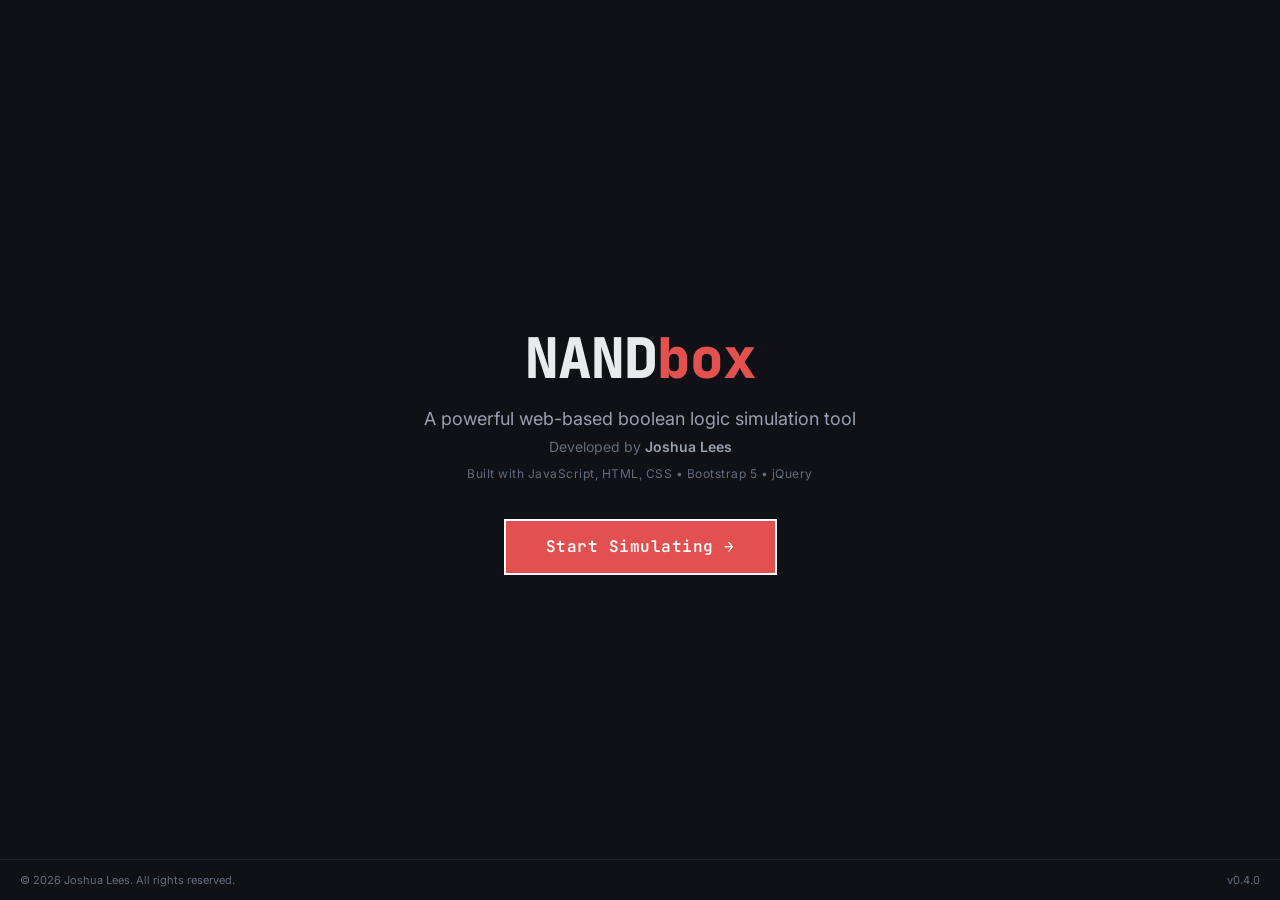
<file: www/index.html>
<!DOCTYPE html>
<html lang="en">

<head>
    <title>NANDbox — Boolean Logic Simulator</title>
    <meta charset="UTF-8">
    <meta name="viewport" content="width=device-width, initial-scale=1.0">
    <meta name="description"
        content="A powerful web-based boolean logic simulation tool. Build and test digital circuits with gates, flip-flops, clocks, and more.">
    <link rel="icon" href="favicon.ico" type="image/x-icon">
    <link href="https://cdn.jsdelivr.net/npm/bootstrap@5.0.2/dist/css/bootstrap.min.css" rel="stylesheet"
        integrity="sha384-EVSTQN3/azprG1Anm3QDgpJLIm9Nao0Yz1ztcQTwFspd3yD65VohhpuuCOmLASjC" crossorigin="anonymous">
    <link href="css/index.css" rel="stylesheet">
    <style>
        .landing-body {
            min-height: 100vh;
            display: flex;
            flex-direction: column;
            justify-content: center;
            align-items: center;
            background: var(--bg-primary);
            position: relative;
            overflow: hidden;
        }

        /* Animated grid background */
        .grid-bg {
            position: absolute;
            inset: 0;
            background-image:
                radial-gradient(circle, rgba(255, 255, 255, 0.03) 1px, transparent 1px);
            background-size: 30px 30px;
            opacity: 0.6;
            animation: gridFloat 20s ease-in-out infinite;
        }

        @keyframes gridFloat {

            0%,
            100% {
                transform: translate(0, 0);
            }

            50% {
                transform: translate(-5px, -5px);
            }
        }

        .hero {
            position: relative;
            z-index: 1;
            text-align: center;
            padding: 40px 20px;
        }

        .hero-title {
            font-family: 'JetBrains Mono', monospace;
            font-size: clamp(32px, 6vw, 56px);
            font-weight: 800;
            margin: 0;
            letter-spacing: -1px;
        }

        .hero-title .accent {
            background: var(--accent-gradient);
            -webkit-background-clip: text;
            -webkit-text-fill-color: transparent;
            background-clip: text;
        }

        .hero-subtitle {
            color: var(--text-secondary);
            font-size: clamp(14px, 2vw, 18px);
            margin: 12px 0 4px;
            font-weight: 400;
        }

        .hero-author {
            color: var(--text-muted);
            font-size: 14px;
            margin: 0 0 8px;
        }

        .hero-author a {
            color: var(--text-secondary);
            text-decoration: none;
            font-weight: 600;
            transition: var(--transition);
        }

        .hero-author a:hover {
            color: var(--accent);
        }

        .hero-tech {
            color: var(--text-muted);
            font-size: 12px;
            margin: 0 0 36px;
            letter-spacing: 0.5px;
        }

        .cta-button {
            display: inline-block;
            padding: 14px 40px;
            font-size: 16px;
            font-weight: 600;
            font-family: 'JetBrains Mono', monospace;
            color: white;
            background: var(--accent);
            border: 2px solid #fff;
            border-radius: 0;
            cursor: pointer;
            transition: all 0.3s ease;
            text-decoration: none;
            letter-spacing: 0.5px;
        }

        .cta-button:hover {
            background: #fff;
            color: var(--accent);
        }

        .cta-button:active {
            transform: translateY(0);
        }

        .landing-footer {
            position: absolute;
            bottom: 0;
            left: 0;
            right: 0;
            display: flex;
            justify-content: space-between;
            padding: 12px 20px;
            font-size: 11px;
            color: var(--text-muted);
            border-top: 1px solid var(--border);
        }
    </style>
</head>

<body class="landing-body">
    <div class="grid-bg"></div>

    <div class="hero">
        <h1 class="hero-title">NAND<span class="accent">box</span></h1>
        <p class="hero-subtitle">A powerful web-based boolean logic simulation tool</p>
        <p class="hero-author">Developed by <a href="https://github.com/jleesCY" target="_blank">Joshua Lees</a></p>
        <p class="hero-tech">Built with JavaScript, HTML, CSS • Bootstrap 5 • jQuery</p>
        <a href="simulate" class="cta-button">Start Simulating →</a>
    </div>

    <div class="landing-footer">
        <span>© 2026 Joshua Lees. All rights reserved.</span>
        <span>v0.4.0</span>
    </div>

    <script src="https://cdn.jsdelivr.net/npm/@popperjs/core@2.9.2/dist/umd/popper.min.js"
        integrity="sha384-IQsoLXl5PILFhosVNubq5LC7Qb9DXgDA9i+tQ8Zj3iwWAwPtgFTxbJ8NT4GN1R8p"
        crossorigin="anonymous"></script>
    <script src="https://cdn.jsdelivr.net/npm/bootstrap@5.0.2/dist/js/bootstrap.min.js"
        integrity="sha384-cVKIPhGWiC2Al4u+LWgxfKTRIcfu0JTxR+EQDz/bgldoEyl4H0zUF0QKbrJ0EcQF"
        crossorigin="anonymous"></script>
</body>

</html>
</file>
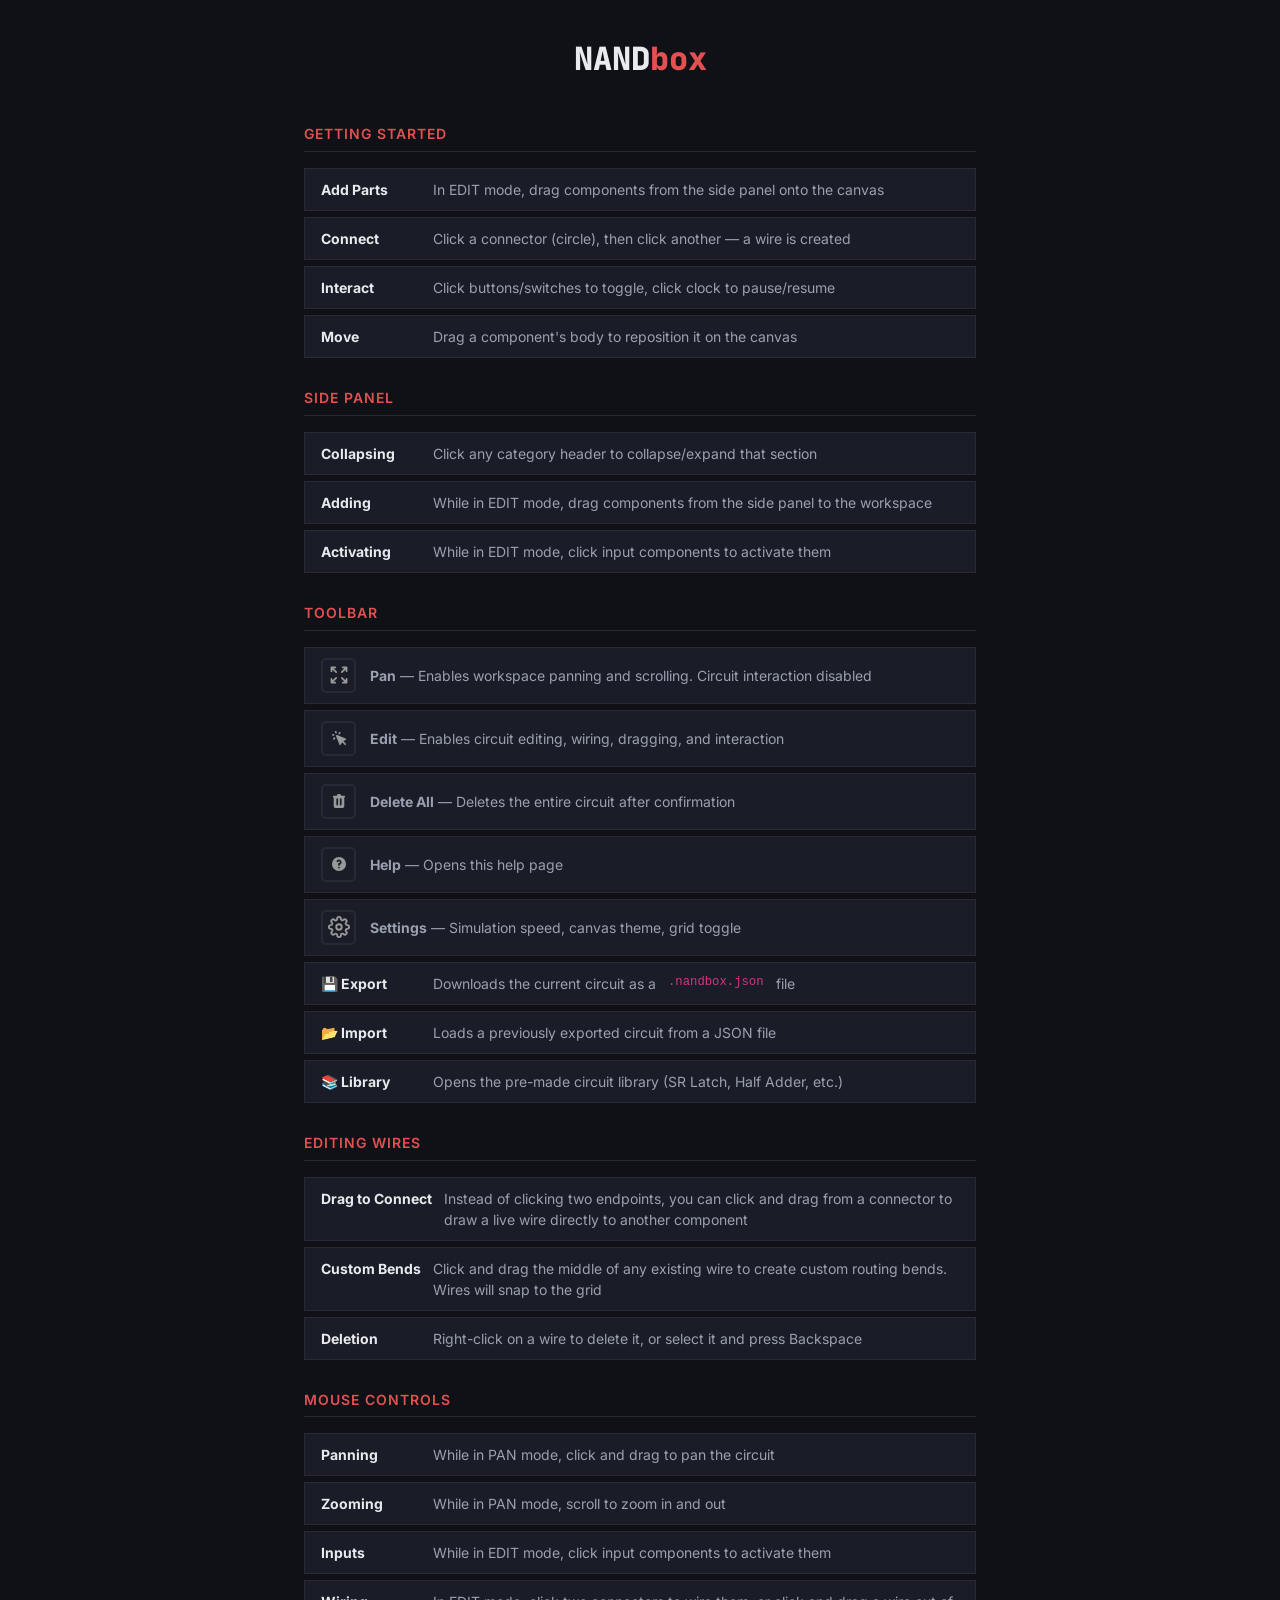
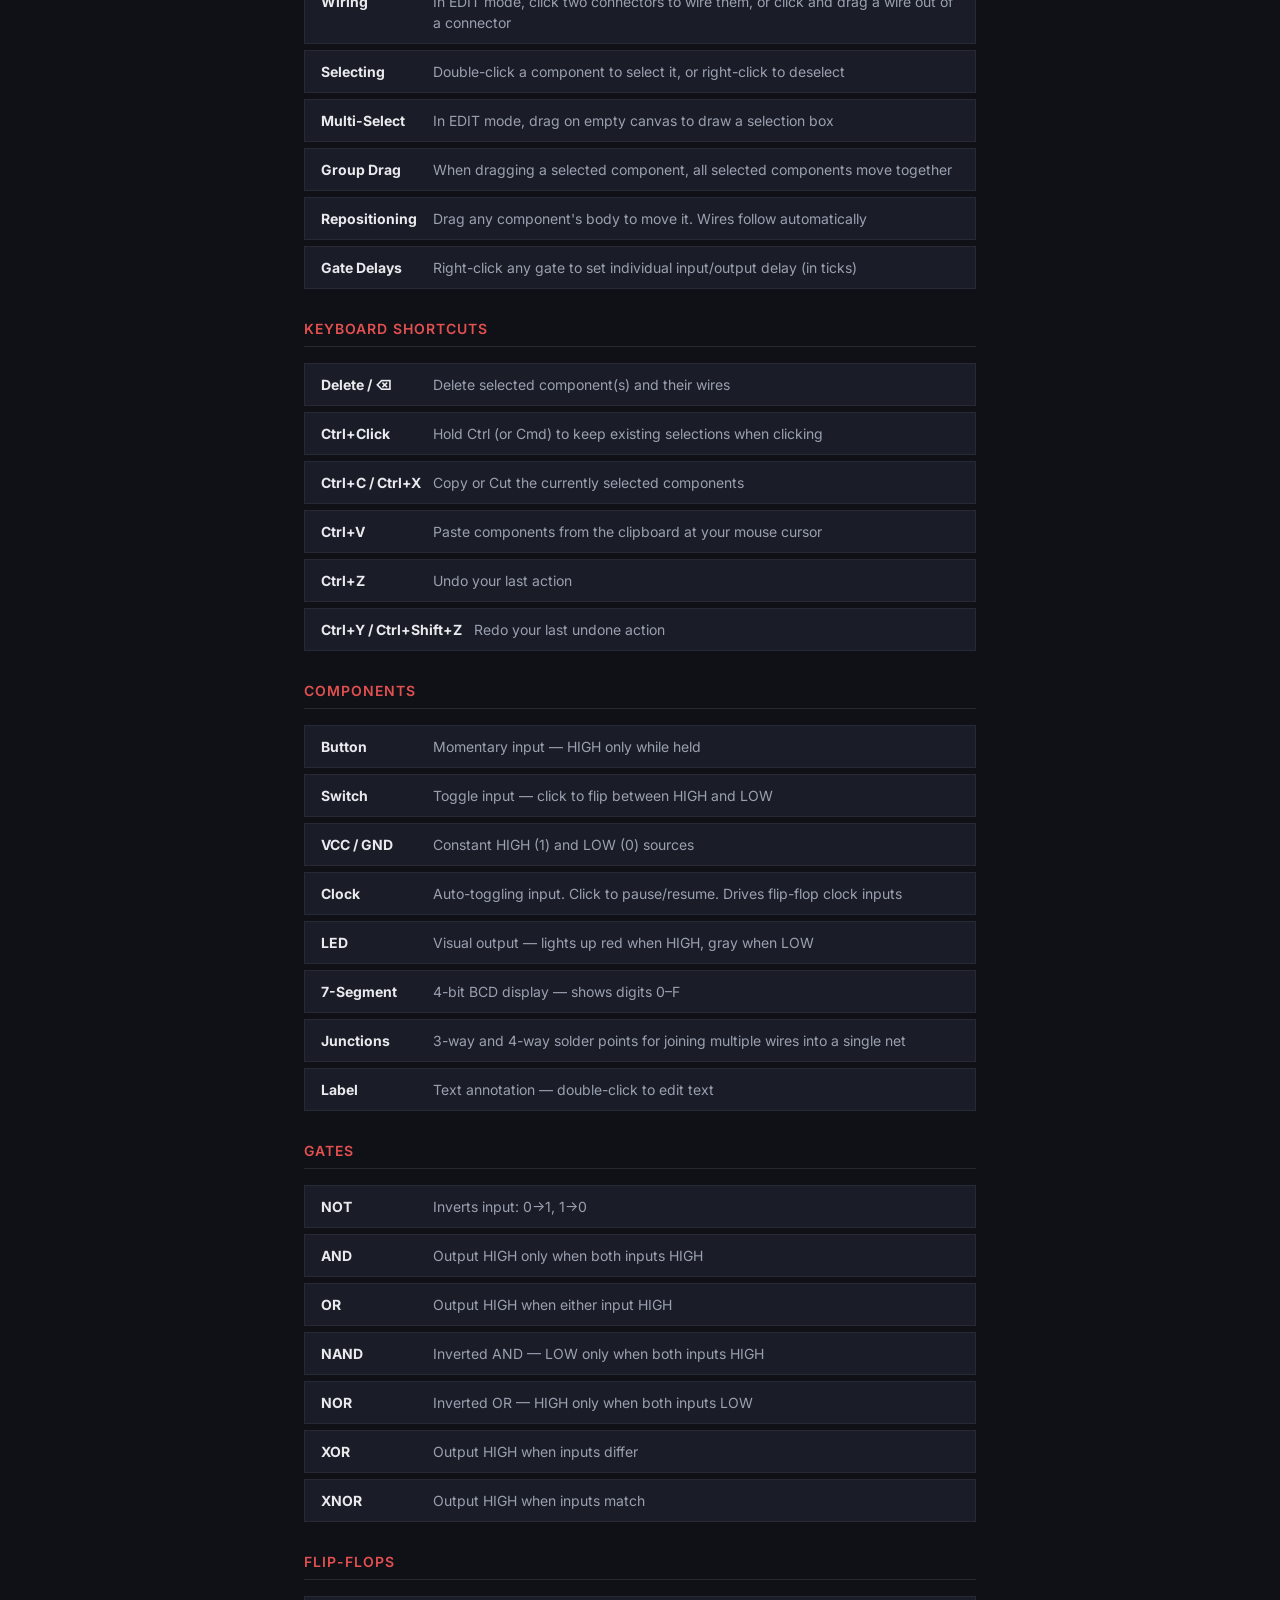
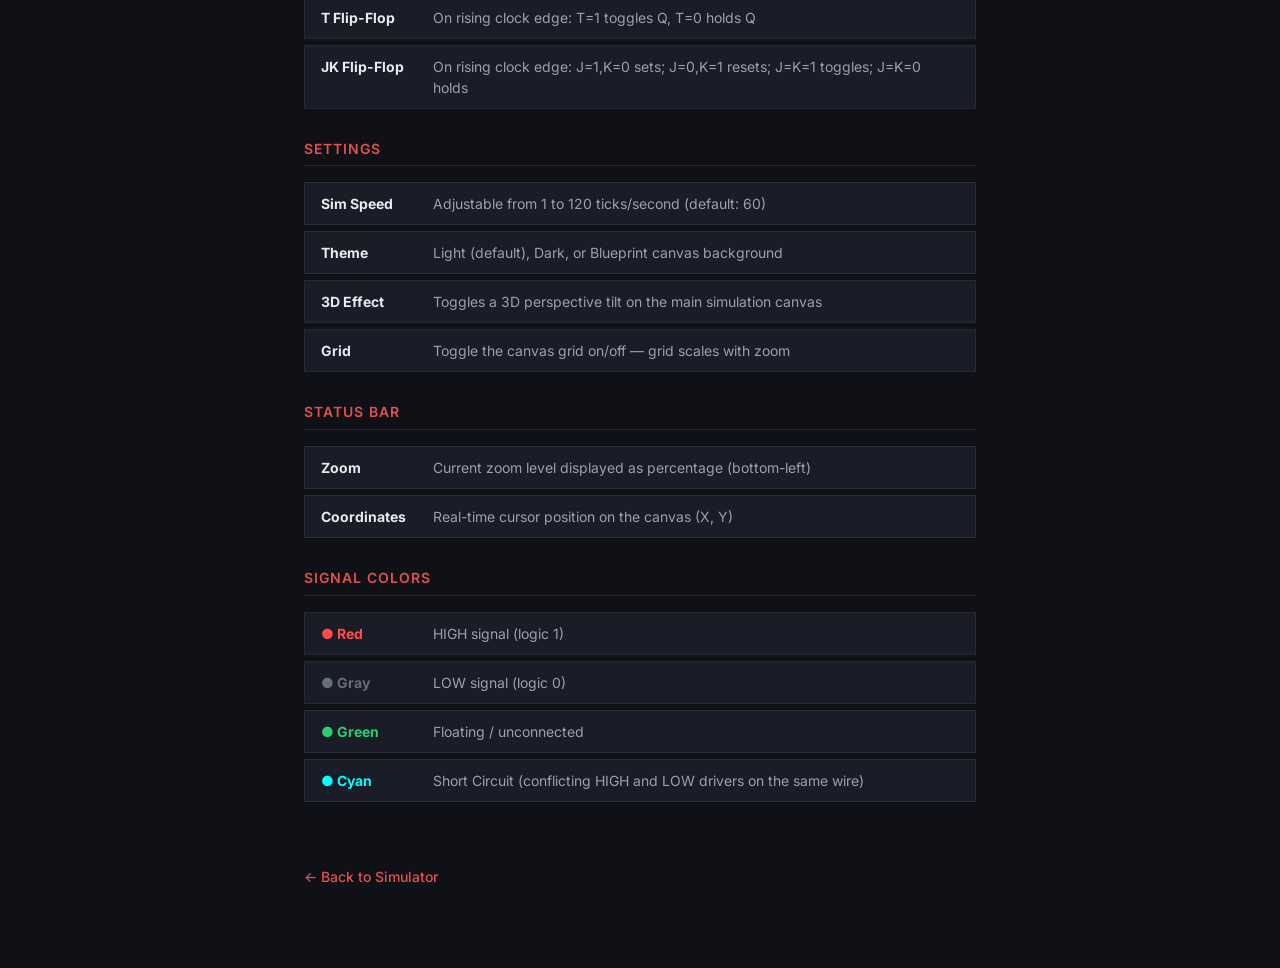
<file: www/help/index.html>
<!DOCTYPE html>
<html lang="en">
    <head>
        <title>NANDbox — Help</title>
        <meta charset="UTF-8">
        <meta name="viewport" content="width=device-width, initial-scale=1.0">
        <meta name="description" content="Help documentation for the NANDbox boolean logic simulator.">
        <link href="https://cdn.jsdelivr.net/npm/bootstrap@5.0.2/dist/css/bootstrap.min.css" rel="stylesheet" integrity="sha384-EVSTQN3/azprG1Anm3QDgpJLIm9Nao0Yz1ztcQTwFspd3yD65VohhpuuCOmLASjC" crossorigin="anonymous">
        <link href="../css/index.css" rel="stylesheet">
        <style>
            body {
                background: var(--bg-primary);
                color: var(--text-primary);
                font-family: 'Inter', sans-serif;
                min-height: 100vh;
                padding: 0;
            }
            .help-container {
                max-width: 720px;
                margin: 0 auto;
                padding: 40px 24px 80px;
            }
            .help-header {
                text-align: center;
                margin-bottom: 48px;
            }
            .help-header h1 {
                font-family: 'JetBrains Mono', monospace;
                font-size: 32px;
                font-weight: 800;
                margin: 0;
            }
            .help-header h1 span {
                background: var(--accent-gradient);
                -webkit-background-clip: text;
                -webkit-text-fill-color: transparent;
                background-clip: text;
            }
            .help-section {
                margin-bottom: 32px;
            }
            .help-section h2 {
                font-size: 14px;
                font-weight: 600;
                letter-spacing: 1px;
                text-transform: uppercase;
                color: var(--accent);
                margin-bottom: 16px;
                padding-bottom: 8px;
                border-bottom: 1px solid var(--border-light);
            }
            .help-section ul {
                list-style: none;
                padding: 0;
            }
            .help-section li {
                padding: 10px 16px;
                margin-bottom: 6px;
                background: var(--bg-secondary);
                border: 1px solid var(--border);
                border-radius: var(--radius);
                font-size: 14px;
                color: var(--text-secondary);
                line-height: 1.5;
                display: flex;
                align-items: flex-start;
                gap: 12px;
            }
            .help-section li strong {
                color: var(--text-primary);
                min-width: 100px;
                flex-shrink: 0;
            }
            .help-icon {
                display: inline-flex;
                align-items: center;
                justify-content: center;
                width: 35px;
                height: 35px;
                border-radius: 5px;
                border: 2px solid var(--border-light);
                flex-shrink: 0;
                background-size: 22px;
                background-repeat: no-repeat;
                background-position: center;
                filter: brightness(0) invert(0.6);
            }
            .help-item-row {
                display: flex;
                align-items: center;
                gap: 14px;
                padding: 10px 16px;
                margin-bottom: 6px;
                background: var(--bg-secondary);
                border: 1px solid var(--border);
                border-radius: var(--radius);
                font-size: 14px;
                color: var(--text-secondary);
            }
            .back-link {
                display: inline-block;
                margin-top: 32px;
                color: var(--accent);
                text-decoration: none;
                font-weight: 500;
                font-size: 14px;
                transition: var(--transition);
            }
            .back-link:hover {
                color: #ff6b6b;
            }
        </style>
    </head>
    <body>
        <div class="help-container">
            <div class="help-header">
                <h1>NAND<span>box</span></h1>
            </div>

            <div class="help-section">
                <h2>Getting Started</h2>
                <ul>
                    <li><strong>Add Parts</strong> In EDIT mode, drag components from the side panel onto the canvas</li>
                    <li><strong>Connect</strong> Click a connector (circle), then click another — a wire is created</li>
                    <li><strong>Interact</strong> Click buttons/switches to toggle, click clock to pause/resume</li>
                    <li><strong>Move</strong> Drag a component's body to reposition it on the canvas</li>
                </ul>
            </div>

            <div class="help-section">
                <h2>Side Panel</h2>
                <ul>
                    <li><strong>Collapsing</strong> Click any category header to collapse/expand that section</li>
                    <li><strong>Adding</strong> While in EDIT mode, drag components from the side panel to the workspace</li>
                    <li><strong>Activating</strong> While in EDIT mode, click input components to activate them</li>
                </ul>
            </div>

            <div class="help-section">
                <h2>Toolbar</h2>
                <div class="help-item-row">
                    <div class="help-icon" style='background-image:url("../images/other/pan.svg")'></div>
                    <span><strong>Pan</strong> — Enables workspace panning and scrolling. Circuit interaction disabled</span>
                </div>
                <div class="help-item-row">
                    <div class="help-icon" style='background-image:url("../images/other/cursor.svg")'></div>
                    <span><strong>Edit</strong> — Enables circuit editing, wiring, dragging, and interaction</span>
                </div>
                <div class="help-item-row">
                    <div class="help-icon" style='background-image:url("../images/other/trash.svg")'></div>
                    <span><strong>Delete All</strong> — Deletes the entire circuit after confirmation</span>
                </div>
                <div class="help-item-row">
                    <div class="help-icon" style='background-image:url("../images/other/help.svg")'></div>
                    <span><strong>Help</strong> — Opens this help page</span>
                </div>
                <div class="help-item-row">
                    <div class="help-icon" style='background-image:url("../images/other/settings.svg")'></div>
                    <span><strong>Settings</strong> — Simulation speed, canvas theme, grid toggle</span>
                </div>
                <ul>
                    <li><strong>💾 Export</strong> Downloads the current circuit as a <code>.nandbox.json</code> file</li>
                    <li><strong>📂 Import</strong> Loads a previously exported circuit from a JSON file</li>
                    <li><strong>📚 Library</strong> Opens the pre-made circuit library (SR Latch, Half Adder, etc.)</li>
                </ul>
            </div>
            
            <div class="help-section">
                <h2>Editing Wires</h2>
                <ul>
                    <li><strong>Drag to Connect</strong> Instead of clicking two endpoints, you can click and drag from a connector to draw a live wire directly to another component</li>
                    <li><strong>Custom Bends</strong> Click and drag the middle of any existing wire to create custom routing bends. Wires will snap to the grid</li>
                    <li><strong>Deletion</strong> Right-click on a wire to delete it, or select it and press Backspace</li>
                </ul>
            </div>

            <div class="help-section">
                <h2>Mouse Controls</h2>
                <ul>
                    <li><strong>Panning</strong> While in PAN mode, click and drag to pan the circuit</li>
                    <li><strong>Zooming</strong> While in PAN mode, scroll to zoom in and out</li>
                    <li><strong>Inputs</strong> While in EDIT mode, click input components to activate them</li>
                    <li><strong>Wiring</strong> In EDIT mode, click two connectors to wire them, or click and drag a wire out of a connector</li>
                    <li><strong>Selecting</strong> Double-click a component to select it, or right-click to deselect</li>
                    <li><strong>Multi-Select</strong> In EDIT mode, drag on empty canvas to draw a selection box</li>
                    <li><strong>Group Drag</strong> When dragging a selected component, all selected components move together</li>
                    <li><strong>Repositioning</strong> Drag any component's body to move it. Wires follow automatically</li>
                    <li><strong>Gate Delays</strong> Right-click any gate to set individual input/output delay (in ticks)</li>
                </ul>
            </div>

            <div class="help-section">
                <h2>Keyboard Shortcuts</h2>
                <ul>
                    <li><strong>Delete / ⌫</strong> Delete selected component(s) and their wires</li>
                    <li><strong>Ctrl+Click</strong> Hold Ctrl (or Cmd) to keep existing selections when clicking</li>
                    <li><strong>Ctrl+C / Ctrl+X</strong> Copy or Cut the currently selected components</li>
                    <li><strong>Ctrl+V</strong> Paste components from the clipboard at your mouse cursor</li>
                    <li><strong>Ctrl+Z</strong> Undo your last action</li>
                    <li><strong>Ctrl+Y / Ctrl+Shift+Z</strong> Redo your last undone action</li>
                </ul>
            </div>

            <div class="help-section">
                <h2>Components</h2>
                <ul>
                    <li><strong>Button</strong> Momentary input — HIGH only while held</li>
                    <li><strong>Switch</strong> Toggle input — click to flip between HIGH and LOW</li>
                    <li><strong>VCC / GND</strong> Constant HIGH (1) and LOW (0) sources</li>
                    <li><strong>Clock</strong> Auto-toggling input. Click to pause/resume. Drives flip-flop clock inputs</li>
                    <li><strong>LED</strong> Visual output — lights up red when HIGH, gray when LOW</li>
                    <li><strong>7-Segment</strong> 4-bit BCD display — shows digits 0–F</li>
                    <li><strong>Junctions</strong> 3-way and 4-way solder points for joining multiple wires into a single net</li>
                    <li><strong>Label</strong> Text annotation — double-click to edit text</li>
                </ul>
            </div>

            <div class="help-section">
                <h2>Gates</h2>
                <ul>
                    <li><strong>NOT</strong> Inverts input: 0→1, 1→0</li>
                    <li><strong>AND</strong> Output HIGH only when both inputs HIGH</li>
                    <li><strong>OR</strong> Output HIGH when either input HIGH</li>
                    <li><strong>NAND</strong> Inverted AND — LOW only when both inputs HIGH</li>
                    <li><strong>NOR</strong> Inverted OR — HIGH only when both inputs LOW</li>
                    <li><strong>XOR</strong> Output HIGH when inputs differ</li>
                    <li><strong>XNOR</strong> Output HIGH when inputs match</li>
                </ul>
            </div>

            <div class="help-section">
                <h2>Flip-Flops</h2>
                <ul>
                    <li><strong>T Flip-Flop</strong> On rising clock edge: T=1 toggles Q, T=0 holds Q</li>
                    <li><strong>JK Flip-Flop</strong> On rising clock edge: J=1,K=0 sets; J=0,K=1 resets; J=K=1 toggles; J=K=0 holds</li>
                </ul>
            </div>

            <div class="help-section">
                <h2>Settings</h2>
                <ul>
                    <li><strong>Sim Speed</strong> Adjustable from 1 to 120 ticks/second (default: 60)</li>
                    <li><strong>Theme</strong> Light (default), Dark, or Blueprint canvas background</li>
                    <li><strong>3D Effect</strong> Toggles a 3D perspective tilt on the main simulation canvas</li>
                    <li><strong>Grid</strong> Toggle the canvas grid on/off — grid scales with zoom</li>
                </ul>
            </div>

            <div class="help-section">
                <h2>Status Bar</h2>
                <ul>
                    <li><strong>Zoom</strong> Current zoom level displayed as percentage (bottom-left)</li>
                    <li><strong>Coordinates</strong> Real-time cursor position on the canvas (X, Y)</li>
                </ul>
            </div>

            <div class="help-section">
                <h2>Signal Colors</h2>
                <ul>
                    <li><strong style="color:#ff4b4b">● Red</strong> HIGH signal (logic 1)</li>
                    <li><strong style="color:#636e7a">● Gray</strong> LOW signal (logic 0)</li>
                    <li><strong style="color:#2ecc71">● Green</strong> Floating / unconnected</li>
                    <li><strong style="color:#00ffff">● Cyan</strong> Short Circuit (conflicting HIGH and LOW drivers on the same wire)</li>
                </ul>
            </div>

            <a href="../simulate" class="back-link">← Back to Simulator</a>
        </div>

        <script src="https://cdn.jsdelivr.net/npm/@popperjs/core@2.9.2/dist/umd/popper.min.js" integrity="sha384-IQsoLXl5PILFhosVNubq5LC7Qb9DXgDA9i+tQ8Zj3iwWAwPtgFTxbJ8NT4GN1R8p" crossorigin="anonymous"></script>
        <script src="https://cdn.jsdelivr.net/npm/bootstrap@5.0.2/dist/js/bootstrap.min.js" integrity="sha384-cVKIPhGWiC2Al4u+LWgxfKTRIcfu0JTxR+EQDz/bgldoEyl4H0zUF0QKbrJ0EcQF" crossorigin="anonymous"></script>
    </body>
</html>
</file>
<file: www/css/index.css>
@import url('https://fonts.googleapis.com/css2?family=Inter:wght@300;400;500;600;700;800;900&family=JetBrains+Mono:wght@400;600;700&display=swap');

/* ===== CSS Variables ===== */
:root {
    --bg-primary: #0f1117;
    --bg-secondary: #1a1d27;
    --bg-tertiary: #252836;
    --bg-elevated: #2d3142;
    --bg-surface: rgba(37, 40, 54, 0.85);

    --text-primary: #e8eaed;
    --text-secondary: #9aa0b0;
    --text-muted: #636b7e;

    --accent: #e35050;
    --accent-glow: rgba(227, 80, 80, 0.4);
    --accent-soft: rgba(227, 80, 80, 0.15);
    --accent-gradient: var(--accent);

    --signal-high: #ff4b4b;
    --signal-low: #636e7a;
    --signal-float: #2ecc71;
    --signal-short: #00ffff;

    --border: rgba(255, 255, 255, 0.06);
    --border-light: rgba(255, 255, 255, 0.1);

    --transition: 0.2s cubic-bezier(0.4, 0, 0.2, 1);
}

/* ===== Global Resets ===== */
* { box-sizing: border-box; }

body {
    background: var(--bg-primary);
    font-family: 'Inter', -apple-system, BlinkMacSystemFont, sans-serif;
    user-select: none;
    color: var(--text-primary);
    margin: 0;
    -webkit-font-smoothing: antialiased;
    -webkit-tap-highlight-color: transparent;
    touch-action: manipulation;
}

/* ===== Scrollbar ===== */
::-webkit-scrollbar { width: 6px; }
::-webkit-scrollbar-track { background: var(--bg-secondary); }
::-webkit-scrollbar-thumb { background: var(--bg-elevated); }
::-webkit-scrollbar-thumb:hover { background: var(--text-muted); }

/* ==========================================================
   TOOLBAR
   ========================================================== */
#navbar {
    background: #000;
    border-bottom: 2px solid var(--accent);
    display: flex;
    align-items: center;
    padding: 0 12px;
    height: 48px;
    flex-shrink: 0;
    position: relative;
    z-index: 1000;
    gap: 12px;
    overflow-x: auto;
    overflow-y: hidden;
    -webkit-overflow-scrolling: touch;
}

.tb-brand {
    flex-shrink: 0;
}
.tb-logo {
    font-family: 'JetBrains Mono', monospace;
    font-weight: 800;
    font-size: 18px;
    color: #fff;
    text-decoration: none;
}
.tb-logo span {
    color: var(--accent);
    font-size: 16px;
}
.tb-logo:hover { color: #fff; }

.tb-tools {
    display: flex;
    align-items: center;
    gap: 4px;
    flex: 1;
    min-width: 0;
}

.tb-group {
    display: flex;
    align-items: center;
    gap: 2px;
}

.tb-divider {
    width: 1px;
    height: 24px;
    background: rgba(255,255,255,0.15);
    margin: 0 6px;
    flex-shrink: 0;
}

.tb-btn {
    display: flex;
    align-items: center;
    gap: 5px;
    padding: 4px 8px;
    height: 34px;
    background: transparent;
    border: 1px solid transparent;
    color: rgba(255,255,255,0.6);
    font-family: 'JetBrains Mono', monospace;
    font-size: 12px;
    font-weight: 600;
    cursor: pointer;
    transition: all 0.15s ease;
    white-space: nowrap;
    flex-shrink: 0;
}
.tb-btn:hover {
    color: #fff;
    border-color: rgba(255,255,255,0.2);
    background: rgba(255,255,255,0.05);
}
.tb-btn:active {
    background: var(--accent);
    border-color: var(--accent);
    color: #fff;
}

/* Active mode button */
.tb-btn.tb-mode.active {
    background: var(--accent);
    border-color: var(--accent);
    color: #fff;
}

.tb-icon {
    width: 18px;
    height: 18px;
    filter: brightness(0) invert(1);
    opacity: 0.8;
}
.tb-btn:hover .tb-icon,
.tb-btn.active .tb-icon {
    opacity: 1;
}

.tb-emoji {
    font-size: 16px;
    line-height: 1;
}

.tb-right {
    flex-shrink: 0;
    margin-left: auto;
}
.tb-version {
    font-family: 'JetBrains Mono', monospace;
    font-size: 12px;
    color: var(--text-muted);
}

/* ==========================================================
   EDITOR BODY LAYOUT
   ========================================================== */
.editor-body {
    height: 100%;
    display: grid;
    grid-template-columns: 1fr 250px;
    flex: 1 1 auto;
    overflow: hidden;
    position: relative;
}

/* ==========================================================
   CANVAS
   ========================================================== */
#dropwindow {
    background: #ddd;
    position: relative;
}

/* Grid pattern removed */
#simulation-window {
}

/* ==========================================================
   STATUS BAR
   ========================================================== */
#status-bar {
    position: absolute;
    bottom: 0;
    left: 0;
    display: flex;
    gap: 16px;
    padding: 5px 12px;
    background: #000;
    border: 1px solid var(--accent);
    border-left: none;
    border-bottom: none;
    z-index: 100;
    font-family: 'JetBrains Mono', monospace;
    font-size: 12px;
    color: rgba(255,255,255,0.75);
    user-select: none;
}

/* ==========================================================
   SIDE PANEL / DRAWER
   ========================================================== */
#side-panel {
    background: #e8e9ee;
    border-left: 2px solid #999;
    overflow-y: auto;
    overflow-x: hidden;
    position: relative;
    z-index: 1000;
}

.drawer-backdrop {
    display: none;
    position: fixed;
    inset: 0;
    background: rgba(0,0,0,0.5);
    z-index: 999;
}

/* Component cards in panel */
.menu-header {
    font-size: 14px;
    text-transform: uppercase;
    color: #555;
    border-bottom: 2px solid #555;
    padding-bottom: 4px;
    margin-bottom: 12px;
    font-family: 'JetBrains Mono', monospace;
    font-weight: bold;
}

.menu-items .draggable {
    transition: var(--transition);
    cursor: grab;
    padding: 4px;
}
.menu-items .draggable:hover {
    transform: scale(1.08);
}
.menu-items .draggable:active {
    cursor: grabbing;
    transform: scale(0.95);
}

/* ==========================================================
   FLOATING PANEL
   ========================================================== */
.floating-panel {
    position: fixed;
    bottom: 40px;
    right: 20px;
    width: auto;
    min-width: 200px;
    max-width: 90vw;
    max-height: 80vh;
    overflow-y: auto;
    box-sizing: border-box;
    background: #000;
    border: 2px solid var(--accent);
    padding: 16px;
    z-index: 1000;
    font-family: 'JetBrains Mono', monospace;
    color: #fff;
    box-shadow: 0 10px 30px rgba(0,0,0,0.5);
}

/* ==========================================================
   MOBILE & RESPONSIVE
   ========================================================== */
.mobile-fab {
    display: none; /* Hidden on desktop */
    position: fixed;
    bottom: 20px;
    right: 20px;
    width: 56px;
    height: 56px;
    background: var(--accent);
    color: #fff;
    border: 2px solid #fff;
    font-size: 30px;
    font-weight: 300;
    font-family: 'JetBrains Mono', monospace;
    cursor: pointer;
    z-index: 1000;
    transition: all 0.2s ease;
    line-height: 1;
}
.mobile-fab:active {
    transform: scale(0.9);
}
.mobile-fab.open {
    transform: rotate(45deg);
    background: #fff;
    color: var(--accent);
}

/* ==========================================================
   MODALS
   ========================================================== */
.modal-overlay {
    position: fixed;
    inset: 0;
    background: rgba(0,0,0,0.6);
    z-index: 10000;
    display: flex;
    align-items: center;
    justify-content: center;
}
.modal-box {
    background: #000;
    border: 2px solid var(--accent);
    padding: 28px 32px;
    max-height: 80vh;
    overflow-y: auto;
    color: #e8eaed;
    max-width: calc(100vw - 32px);
}
.modal-title {
    margin: 0 0 20px;
    font-family: 'JetBrains Mono', monospace;
    font-size: 18px;
}
.modal-field {
    margin-bottom: 16px;
}
.modal-label {
    font-size: 14px;
    font-weight: 600;
    color: #9aa0b0;
    display: block;
    margin-bottom: 6px;
}
.modal-input {
    background: #1a1d27;
    color: #e8eaed;
    border: 1px solid rgba(255,255,255,0.15);
    padding: 6px 10px;
    font-size: 15px;
    font-family: 'JetBrains Mono', monospace;
    width: auto;
}
.modal-input:focus {
    outline: 1px solid var(--accent);
    border-color: var(--accent);
}
.modal-check {
    display: flex;
    align-items: center;
    gap: 8px;
    font-size: 14px;
    font-weight: 600;
    color: #9aa0b0;
    cursor: pointer;
}
.modal-check input {
    accent-color: var(--accent);
}

/* ==========================================================
   LIBRARY CARDS
   ========================================================== */
.library-card {
    background: #111;
    border: 1px solid rgba(255,255,255,0.1);
    padding: 14px;
    cursor: pointer;
    transition: all 0.15s ease;
}
.library-card:hover {
    border-color: var(--accent);
    background: #1a1d27;
}
.library-card-title {
    font-size: 15px;
    font-weight: 600;
    margin-bottom: 6px;
    color: #e8eaed;
}
.library-card-desc {
    font-size: 13px;
    color: #636b7e;
    line-height: 1.4;
}
.library-card-meta {
    font-size: 12px;
    color: #4a5068;
    margin-top: 8px;
}

/* ==========================================================
   WIRE
   ========================================================== */
.wire {
    pointer-events: none;
}

/* ==========================================================
   RESPONSIVE — MOBILE (<768px)
   ========================================================== */
@media (max-width: 768px) {
    /* Toolbar: hide labels, shrink */
    .tb-label { display: none; }
    .tb-btn { padding: 4px 6px; }
    .tb-version { display: none; }
    .tb-logo { font-size: 16px; }
    .tb-logo span { font-size: 14px; }
    #navbar { gap: 6px; padding: 0 8px; height: 44px; }

    /* Layout: full-width canvas */
    .editor-body {
        grid-template-columns: 1fr;
    }

    /* Side panel becomes a drawer */
    #side-panel {
        position: fixed;
        top: 0;
        right: 0;
        bottom: 0;
        width: 280px;
        z-index: 1001;
        transform: translateX(100%);
        transition: transform 0.25s ease;
        border-left: 2px solid var(--accent);
        box-shadow: -4px 0 20px rgba(0,0,0,0.3);
    }
    #side-panel.open {
        transform: translateX(0);
    }

    .drawer-backdrop.open {
        display: block;
    }

    /* Show FAB on mobile */
    .mobile-fab {
        display: flex;
        align-items: center;
        justify-content: center;
    }

    /* Status bar: smaller */
    #status-bar {
        font-size: 11px;
        padding: 3px 8px;
        gap: 10px;
    }

    /* Modal: full width on small screens */
    .modal-box {
        width: calc(100vw - 24px) !important;
        max-height: 85vh;
        padding: 20px;
    }

    /* Library: single column on mobile */
    #library-cards {
        grid-template-columns: 1fr !important;
    }
}

/* Medium screens — hide some labels */
@media (max-width: 1024px) and (min-width: 769px) {
    .tb-label { font-size: 11px; }
    .editor-body {
        grid-template-columns: 1fr 220px;
    }
}
</file>
